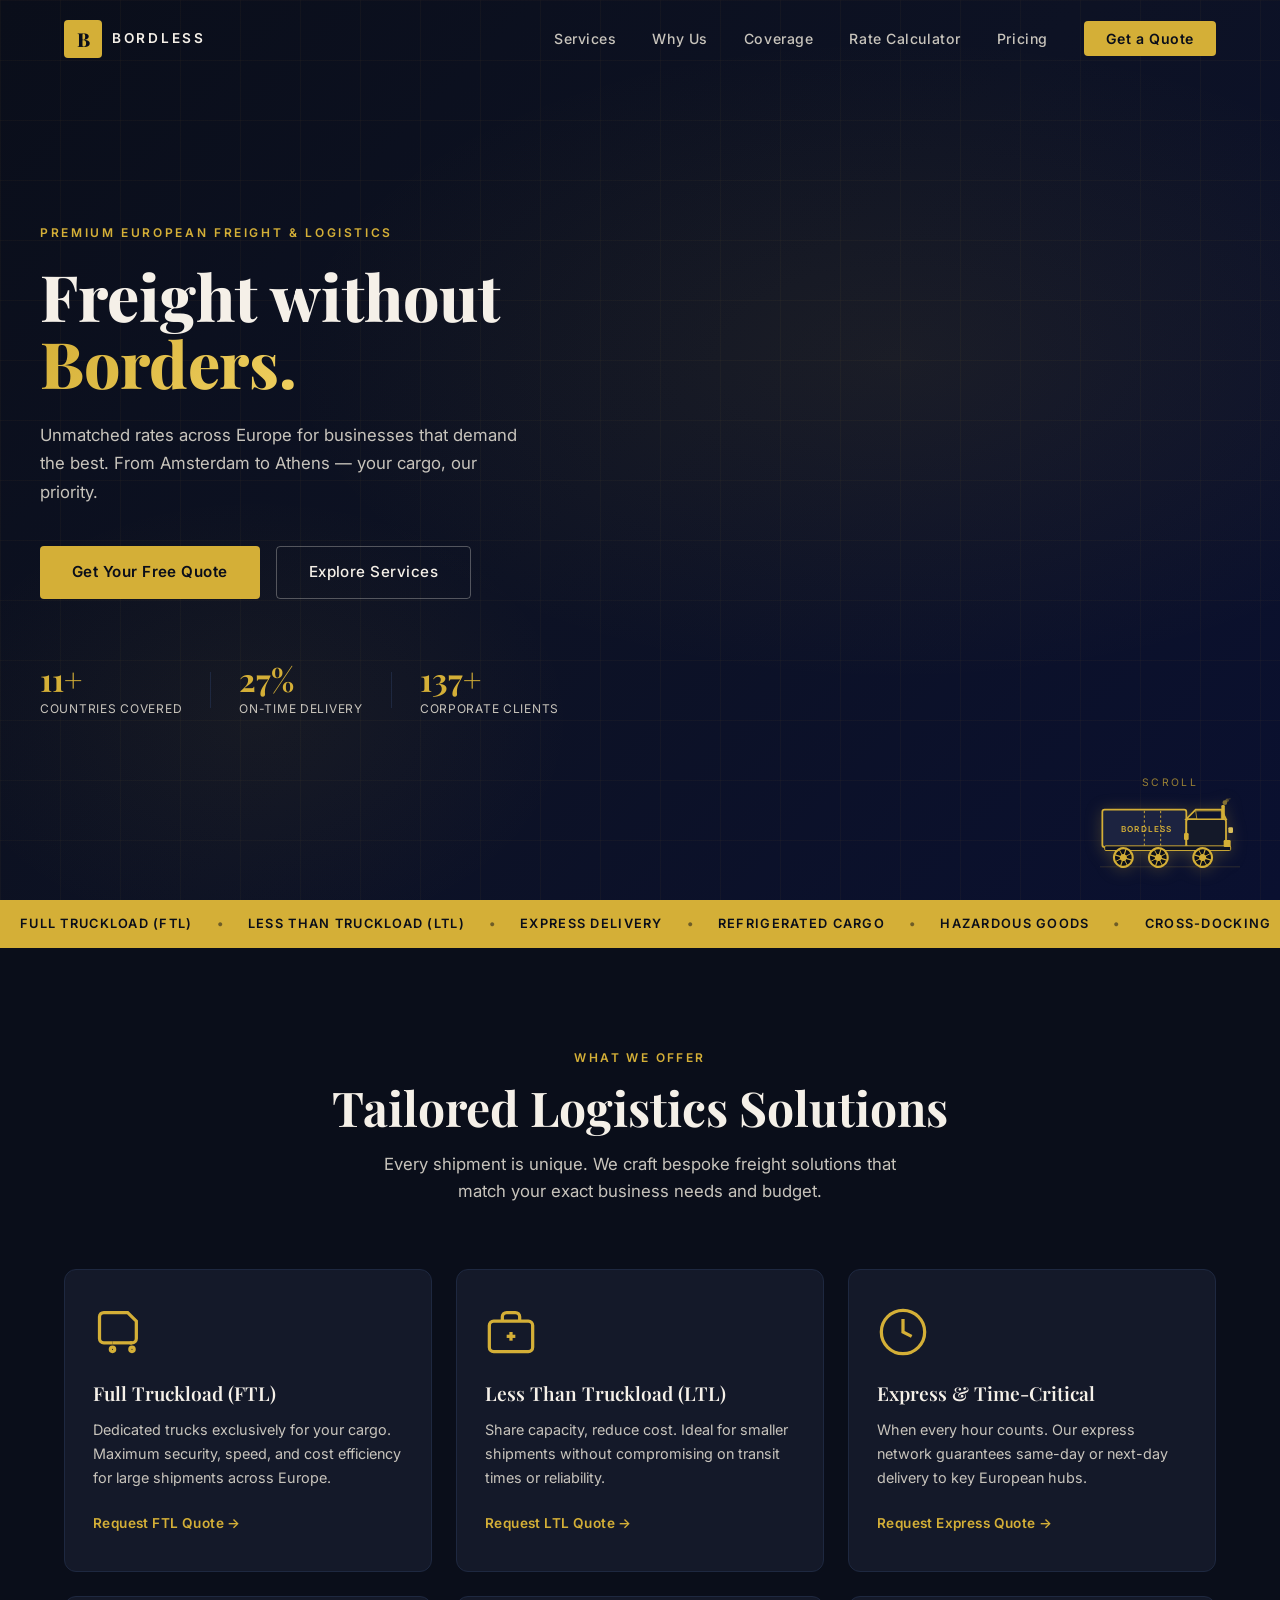
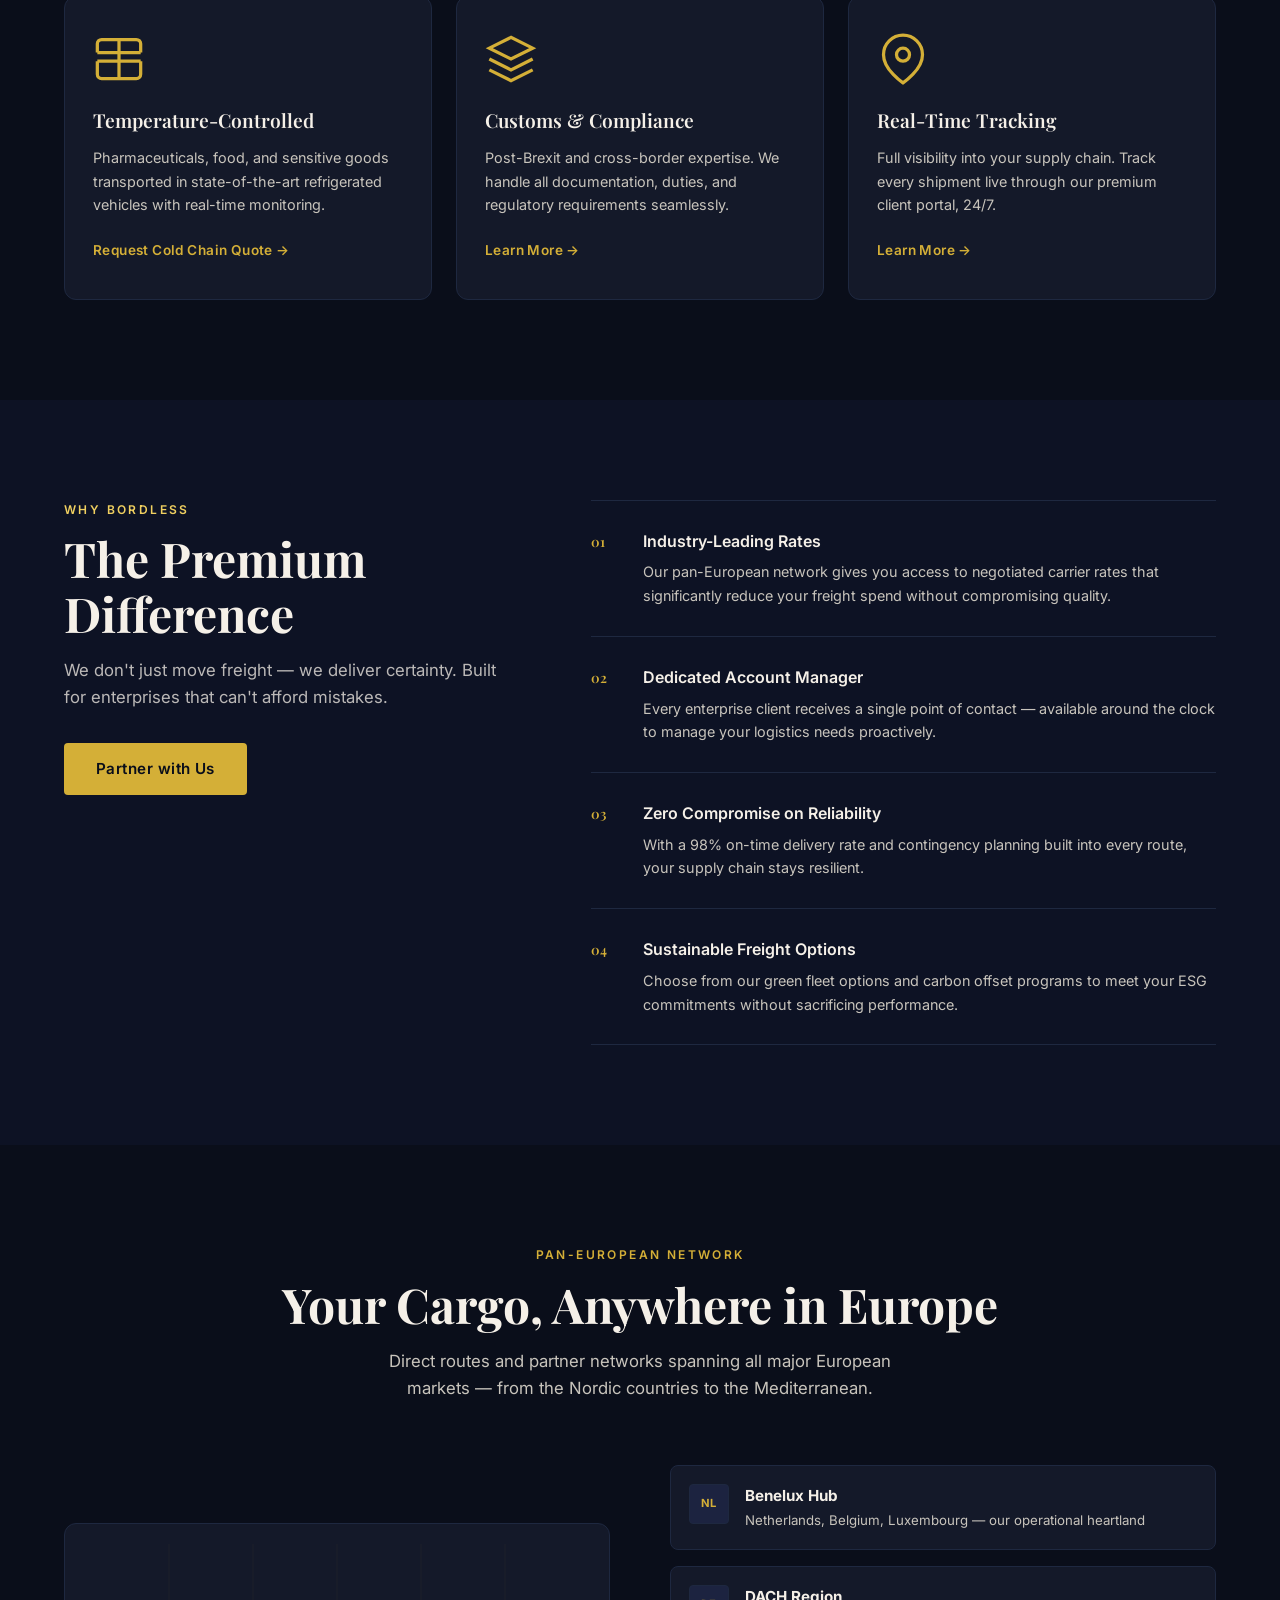
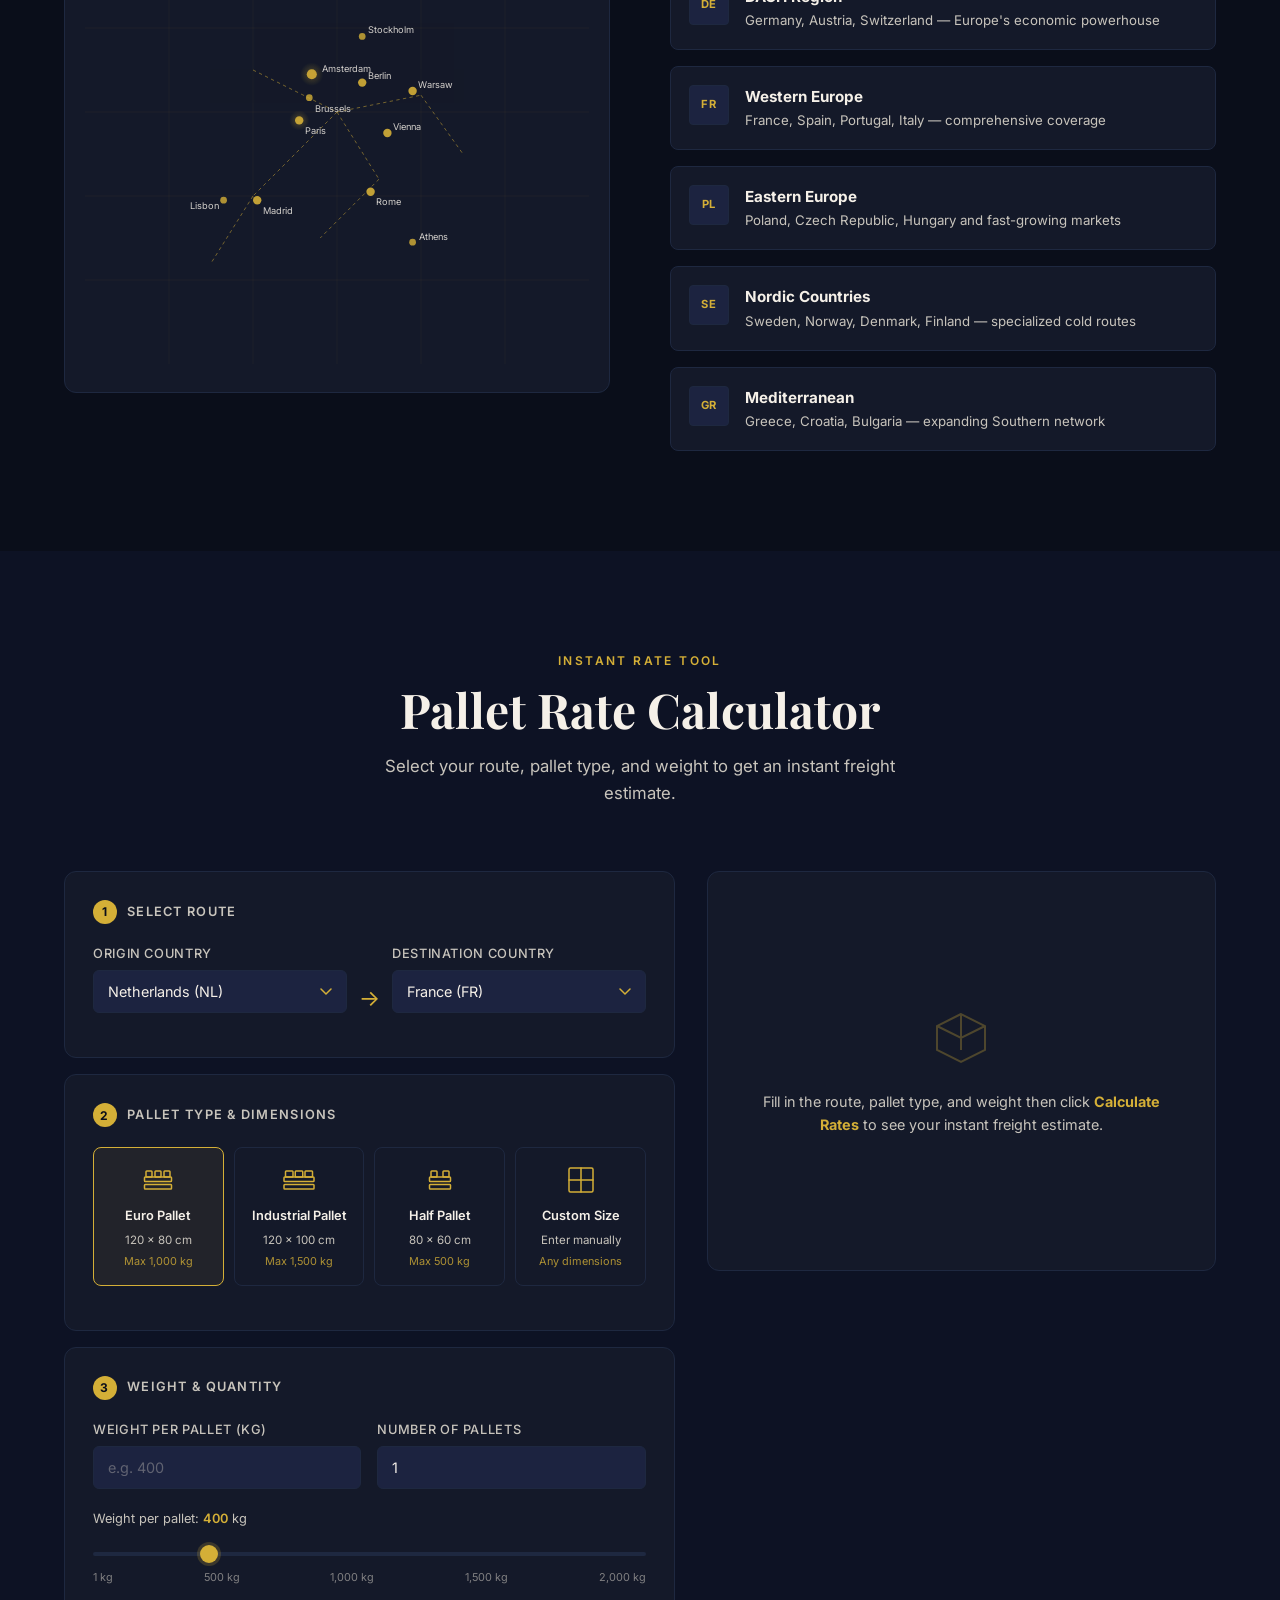
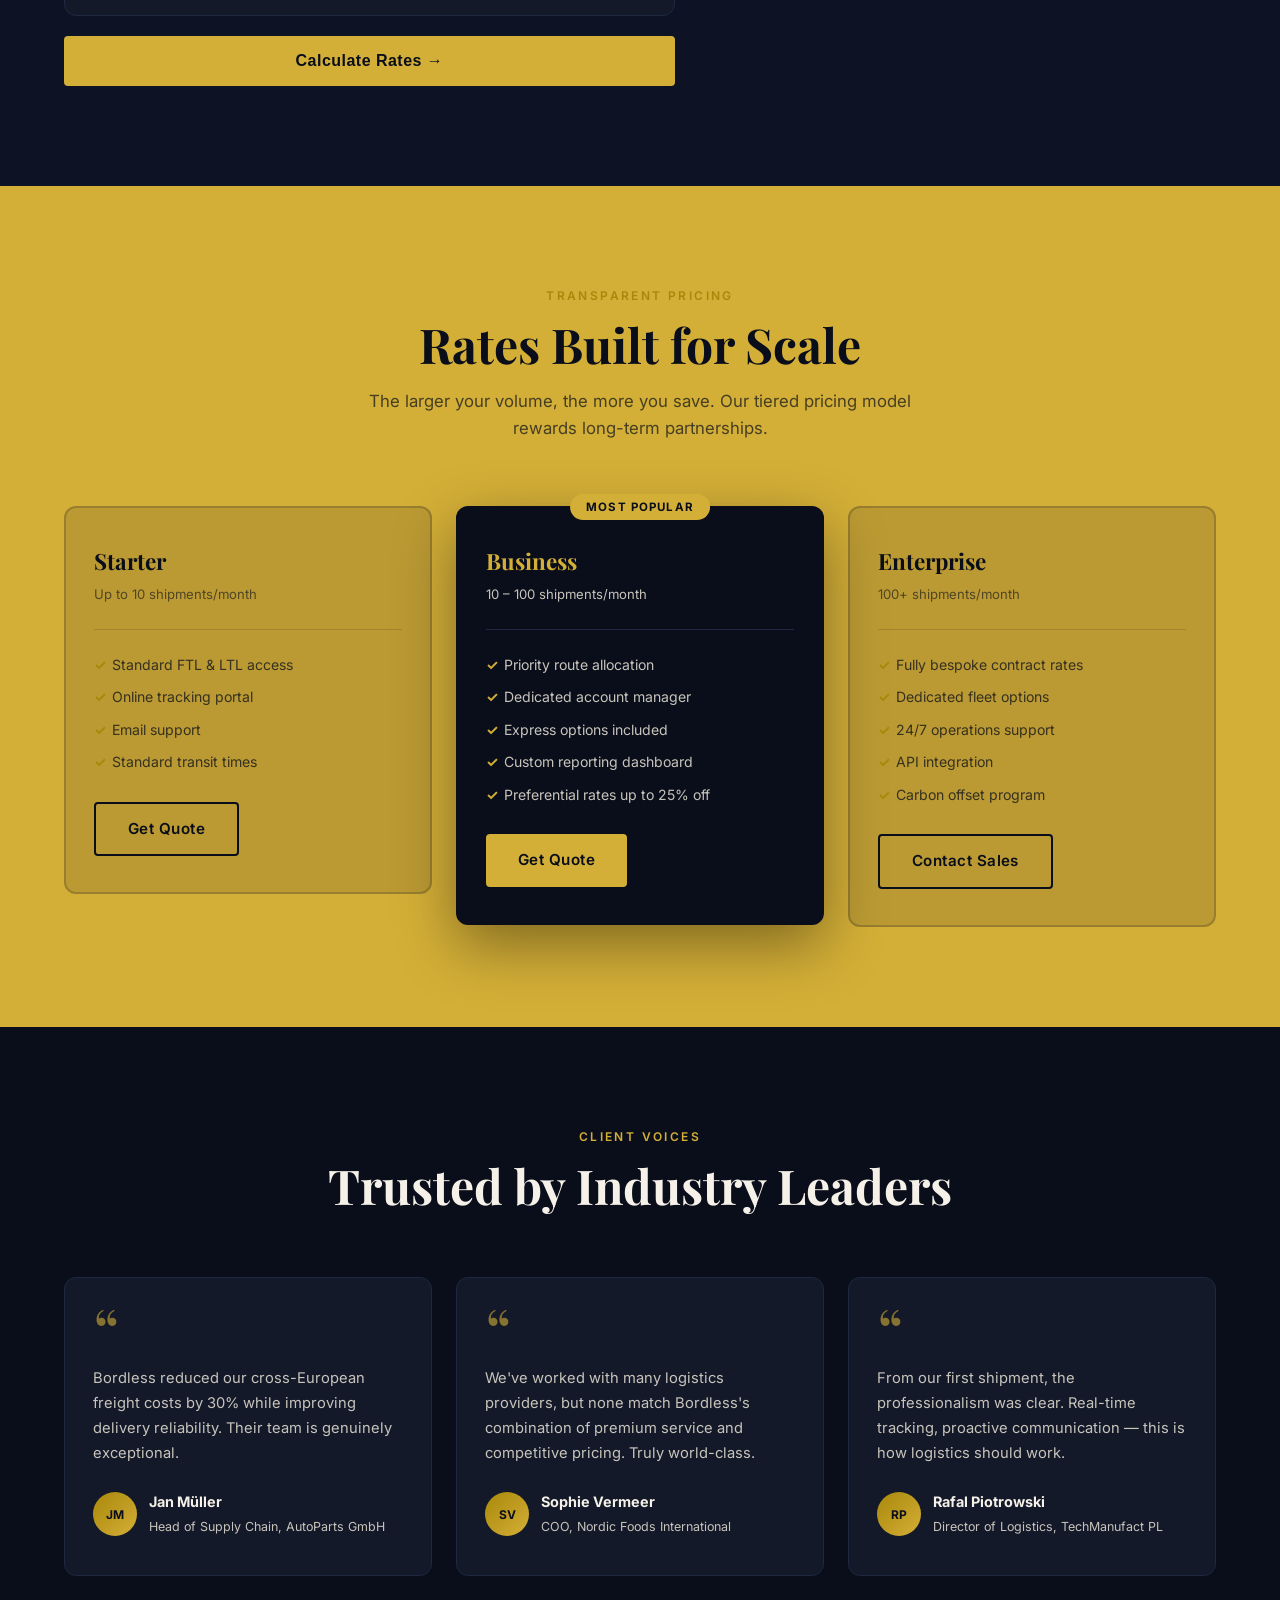
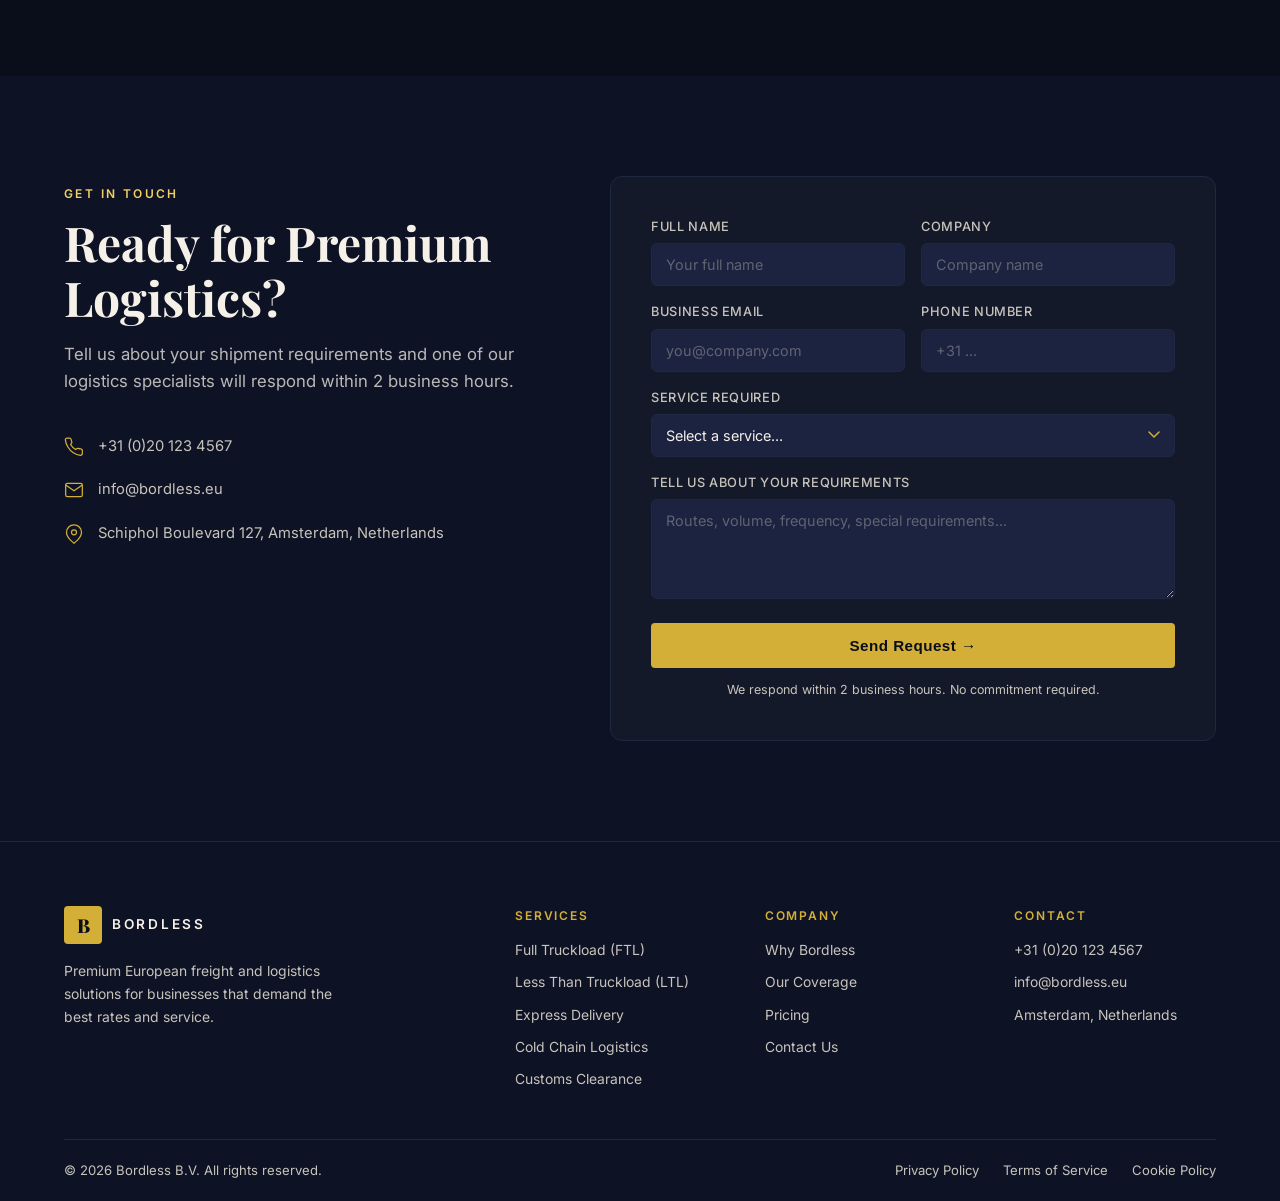
<file: afgeleverd/index.html>
<!DOCTYPE html>
<html lang="en">
<head>
  <meta charset="UTF-8" />
  <meta name="viewport" content="width=device-width, initial-scale=1.0" />
  <title>Bordless &mdash; Premium European Logistics</title>
  <link rel="preconnect" href="https://fonts.googleapis.com" />
  <link rel="preconnect" href="https://fonts.gstatic.com" crossorigin />
  <link href="https://fonts.googleapis.com/css2?family=Playfair+Display:wght@600;700;800&family=Inter:wght@300;400;500;600&display=swap" rel="stylesheet" />
  <link rel="stylesheet" href="assets/styles.css" />
</head>
<body>

  <!-- NAV -->
  <nav id="navbar">
    <div class="nav-inner">
      <a href="#" class="logo">
        <span class="logo-mark">B</span>
        <span class="logo-text">BORDLESS</span>
      </a>
      <ul class="nav-links">
        <li><a href="#services">Services</a></li>
        <li><a href="#why-us">Why Us</a></li>
        <li><a href="#coverage">Coverage</a></li>
        <li><a href="#calculator">Rate Calculator</a></li>
        <li><a href="#rates">Pricing</a></li>
        <li><a href="#contact" class="nav-cta">Get a Quote</a></li>
      </ul>
      <button class="hamburger" id="hamburger" aria-label="Menu">
        <span></span><span></span><span></span>
      </button>
    </div>
  </nav>

  <!-- MOBILE MENU -->
  <div class="mobile-menu" id="mobileMenu">
    <a href="#services">Services</a>
    <a href="#why-us">Why Us</a>
    <a href="#coverage">Coverage</a>
    <a href="#calculator">Rate Calculator</a>
    <a href="#rates">Pricing</a>
    <a href="#contact">Get a Quote</a>
  </div>

  <!-- HERO -->
  <section class="hero" id="hero">
    <div class="hero-bg"></div>
    <div class="hero-overlay"></div>
    <div class="hero-inner">
      <div class="hero-content" id="heroContent">
        <p class="hero-eyebrow">Premium European Freight &amp; Logistics</p>
        <h1 class="hero-title">
          Freight without<br /><span class="hero-accent">Borders.</span>
        </h1>
        <p class="hero-subtitle">
          Unmatched rates across Europe for businesses that demand the best.
          From Amsterdam to Athens — your cargo, our priority.
        </p>
        <div class="hero-actions">
          <a href="#contact" class="btn-primary">Get Your Free Quote</a>
          <a href="#services" class="btn-outline">Explore Services</a>
        </div>
        <div class="hero-stats">
          <div class="stat">
            <span class="stat-num">40+</span>
            <span class="stat-label">Countries Covered</span>
          </div>
          <div class="stat-divider"></div>
          <div class="stat">
            <span class="stat-num">98%</span>
            <span class="stat-label">On-Time Delivery</span>
          </div>
          <div class="stat-divider"></div>
          <div class="stat">
            <span class="stat-num">500+</span>
            <span class="stat-label">Corporate Clients</span>
          </div>
        </div>
      </div>
    </div>
    <div class="scroll-truck" id="scrollTruck">
      <div class="truck-label">Scroll</div>
      <svg class="truck-svg" viewBox="0 0 120 60" fill="none" xmlns="http://www.w3.org/2000/svg">
        <!-- Trailer body -->
        <rect x="2" y="10" width="72" height="32" rx="2" fill="#1C2340" stroke="#D4AF37" stroke-width="1.5"/>
        <!-- Trailer door lines -->
        <line x1="38" y1="11" x2="38" y2="41" stroke="#D4AF37" stroke-width="0.8" stroke-dasharray="2 2"/>
        <line x1="52" y1="11" x2="52" y2="41" stroke="#D4AF37" stroke-width="0.8" stroke-dasharray="2 2"/>
        <!-- Bordless text on trailer -->
        <text x="18" y="29" font-size="7" fill="#D4AF37" font-family="Inter,sans-serif" font-weight="600" letter-spacing="1">BORDLESS</text>
        <!-- Cab body -->
        <rect x="74" y="18" width="34" height="24" rx="2" fill="#141929" stroke="#D4AF37" stroke-width="1.5"/>
        <!-- Cab roof -->
        <path d="M74 18 L82 10 L104 10 L108 18 Z" fill="#141929" stroke="#D4AF37" stroke-width="1.5"/>
        <!-- Windshield -->
        <path d="M82 11 L83 18 L104 18 L104 11 Z" fill="#0A1030" stroke="#D4AF37" stroke-width="0.8" opacity="0.8"/>
        <!-- Exhaust pipe -->
        <rect x="104" y="6" width="3" height="12" rx="1" fill="#D4AF37"/>
        <!-- Exhaust smoke puffs -->
        <circle class="smoke-1" cx="107" cy="4" r="2" fill="#D4AF37" opacity="0.6"/>
        <circle class="smoke-2" cx="109" cy="2" r="1.5" fill="#D4AF37" opacity="0.4"/>
        <circle class="smoke-3" cx="111" cy="0.5" r="1" fill="#D4AF37" opacity="0.2"/>
        <!-- Connector between cab and trailer -->
        <rect x="72" y="30" width="4" height="6" rx="1" fill="#D4AF37"/>
        <!-- Undercarriage -->
        <rect x="4" y="41" width="108" height="4" rx="1" fill="#0D1224" stroke="#D4AF37" stroke-width="0.8"/>
        <!-- Front bumper -->
        <rect x="106" y="36" width="6" height="6" rx="1" fill="#D4AF37"/>
        <!-- Headlight -->
        <rect x="110" y="25" width="4" height="5" rx="1" fill="#F0D060" opacity="0.9"/>
        <!-- Wheel axle lines -->
        <line x1="20" y1="43" x2="20" y2="47" stroke="#D4AF37" stroke-width="1"/>
        <line x1="50" y1="43" x2="50" y2="47" stroke="#D4AF37" stroke-width="1"/>
        <line x1="88" y1="43" x2="88" y2="47" stroke="#D4AF37" stroke-width="1"/>
        <!-- Wheels (groups for rotation) -->
        <g class="wheel" style="transform-origin:20px 51px">
          <circle cx="20" cy="51" r="8" fill="#0A0E1A" stroke="#D4AF37" stroke-width="1.8"/>
          <circle cx="20" cy="51" r="3" fill="#D4AF37"/>
          <line x1="20" y1="43.5" x2="20" y2="58.5" stroke="#D4AF37" stroke-width="1"/>
          <line x1="12.5" y1="51" x2="27.5" y2="51" stroke="#D4AF37" stroke-width="1"/>
          <line x1="14.5" y1="45.5" x2="25.5" y2="56.5" stroke="#D4AF37" stroke-width="0.7"/>
          <line x1="25.5" y1="45.5" x2="14.5" y2="56.5" stroke="#D4AF37" stroke-width="0.7"/>
        </g>
        <g class="wheel" style="transform-origin:50px 51px">
          <circle cx="50" cy="51" r="8" fill="#0A0E1A" stroke="#D4AF37" stroke-width="1.8"/>
          <circle cx="50" cy="51" r="3" fill="#D4AF37"/>
          <line x1="50" y1="43.5" x2="50" y2="58.5" stroke="#D4AF37" stroke-width="1"/>
          <line x1="42.5" y1="51" x2="57.5" y2="51" stroke="#D4AF37" stroke-width="1"/>
          <line x1="44.5" y1="45.5" x2="55.5" y2="56.5" stroke="#D4AF37" stroke-width="0.7"/>
          <line x1="55.5" y1="45.5" x2="44.5" y2="56.5" stroke="#D4AF37" stroke-width="0.7"/>
        </g>
        <g class="wheel" style="transform-origin:88px 51px">
          <circle cx="88" cy="51" r="8" fill="#0A0E1A" stroke="#D4AF37" stroke-width="1.8"/>
          <circle cx="88" cy="51" r="3" fill="#D4AF37"/>
          <line x1="88" y1="43.5" x2="88" y2="58.5" stroke="#D4AF37" stroke-width="1"/>
          <line x1="80.5" y1="51" x2="95.5" y2="51" stroke="#D4AF37" stroke-width="1"/>
          <line x1="82.5" y1="45.5" x2="93.5" y2="56.5" stroke="#D4AF37" stroke-width="0.7"/>
          <line x1="93.5" y1="45.5" x2="82.5" y2="56.5" stroke="#D4AF37" stroke-width="0.7"/>
        </g>
        <!-- Road line -->
        <line x1="0" y1="59" x2="120" y2="59" stroke="#D4AF37" stroke-width="0.5" opacity="0.3"/>
      </svg>
    </div>
  </section>

  <!-- MARQUEE STRIP -->
  <div class="marquee-strip">
    <div class="marquee-track">
      <span>Full Truckload (FTL)</span><span class="dot">&bull;</span>
      <span>Less Than Truckload (LTL)</span><span class="dot">&bull;</span>
      <span>Express Delivery</span><span class="dot">&bull;</span>
      <span>Refrigerated Cargo</span><span class="dot">&bull;</span>
      <span>Hazardous Goods</span><span class="dot">&bull;</span>
      <span>Cross-Docking</span><span class="dot">&bull;</span>
      <span>Customs Clearance</span><span class="dot">&bull;</span>
      <span>Real-Time Tracking</span><span class="dot">&bull;</span>
      <span>Full Truckload (FTL)</span><span class="dot">&bull;</span>
      <span>Less Than Truckload (LTL)</span><span class="dot">&bull;</span>
      <span>Express Delivery</span><span class="dot">&bull;</span>
      <span>Refrigerated Cargo</span><span class="dot">&bull;</span>
      <span>Hazardous Goods</span><span class="dot">&bull;</span>
      <span>Cross-Docking</span><span class="dot">&bull;</span>
      <span>Customs Clearance</span><span class="dot">&bull;</span>
      <span>Real-Time Tracking</span><span class="dot">&bull;</span>
    </div>
  </div>

  <!-- SERVICES -->
  <section class="section" id="services">
    <div class="container">
      <div class="section-header">
        <p class="section-eyebrow">What We Offer</p>
        <h2 class="section-title">Tailored Logistics Solutions</h2>
        <p class="section-sub">Every shipment is unique. We craft bespoke freight solutions that match your exact business needs and budget.</p>
      </div>
      <div class="services-grid">
        <div class="service-card" data-aos>
          <div class="service-icon">
            <svg viewBox="0 0 24 24" fill="none" stroke="currentColor" stroke-width="1.5"><path d="M9 17H5a2 2 0 0 1-2-2V5a2 2 0 0 1 2-2h11l4 4v8a2 2 0 0 1-2 2h-1"/><circle cx="9" cy="20" r="1"/><circle cx="18" cy="20" r="1"/><path d="M9 17h9"/></svg>
          </div>
          <h3>Full Truckload (FTL)</h3>
          <p>Dedicated trucks exclusively for your cargo. Maximum security, speed, and cost efficiency for large shipments across Europe.</p>
          <a href="#contact" class="service-link">Request FTL Quote &rarr;</a>
        </div>
        <div class="service-card" data-aos>
          <div class="service-icon">
            <svg viewBox="0 0 24 24" fill="none" stroke="currentColor" stroke-width="1.5"><rect x="2" y="7" width="20" height="14" rx="2"/><path d="M16 7V5a2 2 0 0 0-2-2h-4a2 2 0 0 0-2 2v2"/><line x1="12" y1="12" x2="12" y2="16"/><line x1="10" y1="14" x2="14" y2="14"/></svg>
          </div>
          <h3>Less Than Truckload (LTL)</h3>
          <p>Share capacity, reduce cost. Ideal for smaller shipments without compromising on transit times or reliability.</p>
          <a href="#contact" class="service-link">Request LTL Quote &rarr;</a>
        </div>
        <div class="service-card" data-aos>
          <div class="service-icon">
            <svg viewBox="0 0 24 24" fill="none" stroke="currentColor" stroke-width="1.5"><circle cx="12" cy="12" r="10"/><polyline points="12 6 12 12 16 14"/></svg>
          </div>
          <h3>Express &amp; Time-Critical</h3>
          <p>When every hour counts. Our express network guarantees same-day or next-day delivery to key European hubs.</p>
          <a href="#contact" class="service-link">Request Express Quote &rarr;</a>
        </div>
        <div class="service-card" data-aos>
          <div class="service-icon">
            <svg viewBox="0 0 24 24" fill="none" stroke="currentColor" stroke-width="1.5"><path d="M2 9V5a2 2 0 0 1 2-2h16a2 2 0 0 1 2 2v4"/><path d="M2 13v6a2 2 0 0 0 2 2h16a2 2 0 0 0 2-2v-6"/><line x1="12" y1="3" x2="12" y2="21"/><line x1="2" y1="9" x2="22" y2="9"/><line x1="2" y1="13" x2="22" y2="13"/></svg>
          </div>
          <h3>Temperature-Controlled</h3>
          <p>Pharmaceuticals, food, and sensitive goods transported in state-of-the-art refrigerated vehicles with real-time monitoring.</p>
          <a href="#contact" class="service-link">Request Cold Chain Quote &rarr;</a>
        </div>
        <div class="service-card" data-aos>
          <div class="service-icon">
            <svg viewBox="0 0 24 24" fill="none" stroke="currentColor" stroke-width="1.5"><path d="M12 2L2 7l10 5 10-5-10-5z"/><path d="M2 17l10 5 10-5"/><path d="M2 12l10 5 10-5"/></svg>
          </div>
          <h3>Customs &amp; Compliance</h3>
          <p>Post-Brexit and cross-border expertise. We handle all documentation, duties, and regulatory requirements seamlessly.</p>
          <a href="#contact" class="service-link">Learn More &rarr;</a>
        </div>
        <div class="service-card" data-aos>
          <div class="service-icon">
            <svg viewBox="0 0 24 24" fill="none" stroke="currentColor" stroke-width="1.5"><path d="M21 10c0 7-9 13-9 13s-9-6-9-13a9 9 0 0 1 18 0z"/><circle cx="12" cy="10" r="3"/></svg>
          </div>
          <h3>Real-Time Tracking</h3>
          <p>Full visibility into your supply chain. Track every shipment live through our premium client portal, 24/7.</p>
          <a href="#contact" class="service-link">Learn More &rarr;</a>
        </div>
      </div>
    </div>
  </section>

  <!-- WHY US -->
  <section class="section section-dark" id="why-us">
    <div class="container">
      <div class="why-grid">
        <div class="why-left">
          <p class="section-eyebrow light">Why Bordless</p>
          <h2 class="section-title light">The Premium Difference</h2>
          <p class="section-sub light">We don't just move freight — we deliver certainty. Built for enterprises that can't afford mistakes.</p>
          <a href="#contact" class="btn-primary mt-32">Partner with Us</a>
        </div>
        <div class="why-right">
          <div class="why-item" data-aos>
            <div class="why-num">01</div>
            <div class="why-content">
              <h4>Industry-Leading Rates</h4>
              <p>Our pan-European network gives you access to negotiated carrier rates that significantly reduce your freight spend without compromising quality.</p>
            </div>
          </div>
          <div class="why-item" data-aos>
            <div class="why-num">02</div>
            <div class="why-content">
              <h4>Dedicated Account Manager</h4>
              <p>Every enterprise client receives a single point of contact — available around the clock to manage your logistics needs proactively.</p>
            </div>
          </div>
          <div class="why-item" data-aos>
            <div class="why-num">03</div>
            <div class="why-content">
              <h4>Zero Compromise on Reliability</h4>
              <p>With a 98% on-time delivery rate and contingency planning built into every route, your supply chain stays resilient.</p>
            </div>
          </div>
          <div class="why-item" data-aos>
            <div class="why-num">04</div>
            <div class="why-content">
              <h4>Sustainable Freight Options</h4>
              <p>Choose from our green fleet options and carbon offset programs to meet your ESG commitments without sacrificing performance.</p>
            </div>
          </div>
        </div>
      </div>
    </div>
  </section>

  <!-- COVERAGE -->
  <section class="section" id="coverage">
    <div class="container">
      <div class="section-header">
        <p class="section-eyebrow">Pan-European Network</p>
        <h2 class="section-title">Your Cargo, Anywhere in Europe</h2>
        <p class="section-sub">Direct routes and partner networks spanning all major European markets — from the Nordic countries to the Mediterranean.</p>
      </div>
      <div class="coverage-grid">
        <div class="coverage-map">
          <div class="map-placeholder">
            <svg viewBox="0 0 600 500" xmlns="http://www.w3.org/2000/svg" class="europe-svg">
              <!-- Simplified Europe silhouette paths -->
              <defs>
                <radialGradient id="glow" cx="50%" cy="50%" r="50%">
                  <stop offset="0%" stop-color="#D4AF37" stop-opacity="0.3"/>
                  <stop offset="100%" stop-color="#D4AF37" stop-opacity="0"/>
                </radialGradient>
              </defs>
              <!-- Grid lines -->
              <g stroke="#D4AF3720" stroke-width="0.5">
                <line x1="0" y1="100" x2="600" y2="100"/>
                <line x1="0" y1="200" x2="600" y2="200"/>
                <line x1="0" y1="300" x2="600" y2="300"/>
                <line x1="0" y1="400" x2="600" y2="400"/>
                <line x1="100" y1="0" x2="100" y2="500"/>
                <line x1="200" y1="0" x2="200" y2="500"/>
                <line x1="300" y1="0" x2="300" y2="500"/>
                <line x1="400" y1="0" x2="400" y2="500"/>
                <line x1="500" y1="0" x2="500" y2="500"/>
              </g>
              <!-- Route lines -->
              <g stroke="#D4AF37" stroke-width="1" stroke-dasharray="4 4" opacity="0.6">
                <line x1="200" y1="150" x2="300" y2="200"/>
                <line x1="300" y1="200" x2="400" y2="180"/>
                <line x1="300" y1="200" x2="350" y2="280"/>
                <line x1="300" y1="200" x2="200" y2="300"/>
                <line x1="350" y1="280" x2="280" y2="350"/>
                <line x1="400" y1="180" x2="450" y2="250"/>
                <line x1="200" y1="300" x2="150" y2="380"/>
              </g>
              <!-- City dots -->
              <g fill="#D4AF37">
                <!-- Amsterdam -->
                <circle cx="270" cy="155" r="6" opacity="0.9"/>
                <circle cx="270" cy="155" r="14" fill="url(#glow)"/>
                <!-- Paris -->
                <circle cx="255" cy="210" r="5" opacity="0.9"/>
                <circle cx="255" cy="210" r="12" fill="url(#glow)"/>
                <!-- Berlin -->
                <circle cx="330" cy="165" r="5" opacity="0.9"/>
                <!-- Madrid -->
                <circle cx="205" cy="305" r="5" opacity="0.9"/>
                <!-- Rome -->
                <circle cx="340" cy="295" r="5" opacity="0.9"/>
                <!-- Warsaw -->
                <circle cx="390" cy="175" r="5" opacity="0.9"/>
                <!-- Vienna -->
                <circle cx="360" cy="225" r="5" opacity="0.9"/>
                <!-- Brussels -->
                <circle cx="267" cy="183" r="4" opacity="0.8"/>
                <!-- Stockholm -->
                <circle cx="330" cy="110" r="4" opacity="0.8"/>
                <!-- Lisbon -->
                <circle cx="165" cy="305" r="4" opacity="0.8"/>
                <!-- Athens -->
                <circle cx="390" cy="355" r="4" opacity="0.8"/>
              </g>
              <!-- City labels -->
              <g fill="#F5F0E8" font-size="11" font-family="Inter, sans-serif" opacity="0.85">
                <text x="282" y="152">Amsterdam</text>
                <text x="262" y="226">Paris</text>
                <text x="337" y="161">Berlin</text>
                <text x="212" y="322">Madrid</text>
                <text x="347" y="311">Rome</text>
                <text x="397" y="171">Warsaw</text>
                <text x="367" y="221">Vienna</text>
                <text x="274" y="200">Brussels</text>
                <text x="337" y="106">Stockholm</text>
                <text x="125" y="316">Lisbon</text>
                <text x="398" y="352">Athens</text>
              </g>
            </svg>
          </div>
        </div>
        <div class="coverage-list">
          <div class="coverage-region" data-aos>
            <div class="region-flag">NL</div>
            <div>
              <strong>Benelux Hub</strong>
              <p>Netherlands, Belgium, Luxembourg — our operational heartland</p>
            </div>
          </div>
          <div class="coverage-region" data-aos>
            <div class="region-flag">DE</div>
            <div>
              <strong>DACH Region</strong>
              <p>Germany, Austria, Switzerland — Europe's economic powerhouse</p>
            </div>
          </div>
          <div class="coverage-region" data-aos>
            <div class="region-flag">FR</div>
            <div>
              <strong>Western Europe</strong>
              <p>France, Spain, Portugal, Italy — comprehensive coverage</p>
            </div>
          </div>
          <div class="coverage-region" data-aos>
            <div class="region-flag">PL</div>
            <div>
              <strong>Eastern Europe</strong>
              <p>Poland, Czech Republic, Hungary and fast-growing markets</p>
            </div>
          </div>
          <div class="coverage-region" data-aos>
            <div class="region-flag">SE</div>
            <div>
              <strong>Nordic Countries</strong>
              <p>Sweden, Norway, Denmark, Finland — specialized cold routes</p>
            </div>
          </div>
          <div class="coverage-region" data-aos>
            <div class="region-flag">GR</div>
            <div>
              <strong>Mediterranean</strong>
              <p>Greece, Croatia, Bulgaria — expanding Southern network</p>
            </div>
          </div>
        </div>
      </div>
    </div>
  </section>

  <!-- RATE CALCULATOR -->
  <section class="section section-dark" id="calculator">
    <div class="container">
      <div class="section-header">
        <p class="section-eyebrow">Instant Rate Tool</p>
        <h2 class="section-title">Pallet Rate Calculator</h2>
        <p class="section-sub">Select your route, pallet type, and weight to get an instant freight estimate.</p>
      </div>
      <div class="calc-wrapper">
        <div class="calc-form">

          <!-- STEP 1: ROUTE -->
          <div class="calc-step">
            <div class="calc-step-label"><span class="calc-step-num">1</span> Select Route</div>
            <div class="calc-route-row">
              <div class="form-group">
                <label for="calc-origin">Origin Country</label>
                <select id="calc-origin">
                  <option value="NL">Netherlands (NL)</option>
                  <option value="BE">Belgium (BE)</option>
                  <option value="DE">Germany (DE)</option>
                  <option value="FR">France (FR)</option>
                  <option value="PL">Poland (PL)</option>
                  <option value="ES">Spain (ES)</option>
                  <option value="IT">Italy (IT)</option>
                  <option value="SE">Sweden (SE)</option>
                </select>
              </div>
              <div class="calc-arrow">&#8594;</div>
              <div class="form-group">
                <label for="calc-dest">Destination Country</label>
                <select id="calc-dest">
                  <option value="FR">France (FR)</option>
                  <option value="DE">Germany (DE)</option>
                  <option value="BE">Belgium (BE)</option>
                  <option value="NL">Netherlands (NL)</option>
                  <option value="ES">Spain (ES)</option>
                  <option value="IT">Italy (IT)</option>
                  <option value="PL">Poland (PL)</option>
                  <option value="SE">Sweden (SE)</option>
                  <option value="PT">Portugal (PT)</option>
                  <option value="AT">Austria (AT)</option>
                  <option value="CH">Switzerland (CH)</option>
                  <option value="CZ">Czech Republic (CZ)</option>
                  <option value="HU">Hungary (HU)</option>
                  <option value="RO">Romania (RO)</option>
                  <option value="GR">Greece (GR)</option>
                  <option value="DK">Denmark (DK)</option>
                  <option value="NO">Norway (NO)</option>
                  <option value="FI">Finland (FI)</option>
                </select>
              </div>
            </div>
          </div>

          <!-- STEP 2: PALLET TYPE -->
          <div class="calc-step">
            <div class="calc-step-label"><span class="calc-step-num">2</span> Pallet Type &amp; Dimensions</div>
            <div class="pallet-type-grid">
              <label class="pallet-option">
                <input type="radio" name="palletType" value="euro" checked />
                <div class="pallet-card">
                  <div class="pallet-icon">
                    <svg viewBox="0 0 48 48" fill="none"><rect x="6" y="30" width="36" height="6" rx="1" stroke="currentColor" stroke-width="2"/><rect x="6" y="20" width="36" height="6" rx="1" stroke="currentColor" stroke-width="2"/><rect x="8" y="12" width="8" height="8" rx="1" stroke="currentColor" stroke-width="2"/><rect x="20" y="12" width="8" height="8" rx="1" stroke="currentColor" stroke-width="2"/><rect x="32" y="12" width="8" height="8" rx="1" stroke="currentColor" stroke-width="2"/></svg>
                  </div>
                  <strong>Euro Pallet</strong>
                  <span>120 &times; 80 cm</span>
                  <span class="pallet-max">Max 1,000 kg</span>
                </div>
              </label>
              <label class="pallet-option">
                <input type="radio" name="palletType" value="industrial" />
                <div class="pallet-card">
                  <div class="pallet-icon">
                    <svg viewBox="0 0 48 48" fill="none"><rect x="4" y="30" width="40" height="6" rx="1" stroke="currentColor" stroke-width="2"/><rect x="4" y="20" width="40" height="6" rx="1" stroke="currentColor" stroke-width="2"/><rect x="6" y="12" width="10" height="8" rx="1" stroke="currentColor" stroke-width="2"/><rect x="19" y="12" width="10" height="8" rx="1" stroke="currentColor" stroke-width="2"/><rect x="32" y="12" width="10" height="8" rx="1" stroke="currentColor" stroke-width="2"/></svg>
                  </div>
                  <strong>Industrial Pallet</strong>
                  <span>120 &times; 100 cm</span>
                  <span class="pallet-max">Max 1,500 kg</span>
                </div>
              </label>
              <label class="pallet-option">
                <input type="radio" name="palletType" value="half" />
                <div class="pallet-card">
                  <div class="pallet-icon">
                    <svg viewBox="0 0 48 48" fill="none"><rect x="10" y="30" width="28" height="6" rx="1" stroke="currentColor" stroke-width="2"/><rect x="10" y="20" width="28" height="6" rx="1" stroke="currentColor" stroke-width="2"/><rect x="12" y="12" width="8" height="8" rx="1" stroke="currentColor" stroke-width="2"/><rect x="28" y="12" width="8" height="8" rx="1" stroke="currentColor" stroke-width="2"/></svg>
                  </div>
                  <strong>Half Pallet</strong>
                  <span>80 &times; 60 cm</span>
                  <span class="pallet-max">Max 500 kg</span>
                </div>
              </label>
              <label class="pallet-option">
                <input type="radio" name="palletType" value="custom" />
                <div class="pallet-card">
                  <div class="pallet-icon">
                    <svg viewBox="0 0 48 48" fill="none"><path d="M24 8v32M8 24h32" stroke="currentColor" stroke-width="2" stroke-linecap="round"/><rect x="8" y="8" width="32" height="32" rx="2" stroke="currentColor" stroke-width="2"/></svg>
                  </div>
                  <strong>Custom Size</strong>
                  <span>Enter manually</span>
                  <span class="pallet-max">Any dimensions</span>
                </div>
              </label>
            </div>
            <div class="custom-dims" id="customDims">
              <div class="form-row">
                <div class="form-group">
                  <label for="calc-length">Length (cm)</label>
                  <input type="number" id="calc-length" placeholder="e.g. 120" min="1" />
                </div>
                <div class="form-group">
                  <label for="calc-width">Width (cm)</label>
                  <input type="number" id="calc-width" placeholder="e.g. 80" min="1" />
                </div>
                <div class="form-group">
                  <label for="calc-height">Height (cm)</label>
                  <input type="number" id="calc-height" placeholder="e.g. 160" min="1" />
                </div>
              </div>
            </div>
          </div>

          <!-- STEP 3: WEIGHT & QUANTITY -->
          <div class="calc-step">
            <div class="calc-step-label"><span class="calc-step-num">3</span> Weight &amp; Quantity</div>
            <div class="form-row">
              <div class="form-group">
                <label for="calc-weight">Weight per Pallet (kg)</label>
                <input type="number" id="calc-weight" placeholder="e.g. 400" min="1" max="2000" />
              </div>
              <div class="form-group">
                <label for="calc-qty">Number of Pallets</label>
                <input type="number" id="calc-qty" placeholder="e.g. 5" min="1" max="33" value="1" />
              </div>
            </div>
            <div class="weight-slider-wrap">
              <label class="slider-label">Weight per pallet: <span id="sliderVal">400</span> kg</label>
              <input type="range" id="weightSlider" min="1" max="2000" value="400" class="weight-slider" />
              <div class="slider-scale">
                <span>1 kg</span><span>500 kg</span><span>1,000 kg</span><span>1,500 kg</span><span>2,000 kg</span>
              </div>
            </div>
          </div>

          <button class="btn-primary btn-full calc-btn" id="calcBtn">Calculate Rates &rarr;</button>
        </div>

        <!-- RESULTS PANEL -->
        <div class="calc-result" id="calcResult">
          <div class="result-placeholder" id="resultPlaceholder">
            <div class="result-placeholder-icon">
              <svg viewBox="0 0 64 64" fill="none"><path d="M32 8L8 20v24l24 12 24-12V20L32 8z" stroke="currentColor" stroke-width="2"/><path d="M32 8v36M8 20l24 12 24-12" stroke="currentColor" stroke-width="2"/></svg>
            </div>
            <p>Fill in the route, pallet type, and weight then click <strong>Calculate Rates</strong> to see your instant freight estimate.</p>
          </div>
          <div class="result-content" id="resultContent" style="display:none">
            <div class="result-header">
              <div class="result-route" id="resultRoute"></div>
              <div class="result-badge">Instant Estimate</div>
            </div>
            <div class="result-breakdown" id="resultBreakdown"></div>
            <div class="result-total" id="resultTotal"></div>
            <div class="result-note">
              <svg viewBox="0 0 20 20" fill="none" stroke="currentColor" stroke-width="1.5"><circle cx="10" cy="10" r="9"/><path d="M10 9v5M10 7h.01"/></svg>
              Rates shown are estimates. Final pricing may vary based on exact route, access conditions, and fuel surcharge. Contact us for a confirmed quote.
            </div>
            <a href="#contact" class="btn-primary btn-full" style="margin-top:20px">Confirm This Quote &rarr;</a>
          </div>
        </div>
      </div>
    </div>
  </section>

  <!-- RATES / PRICING TEASER -->
  <section class="section section-gold" id="rates">
    <div class="container">
      <div class="section-header">
        <p class="section-eyebrow dark">Transparent Pricing</p>
        <h2 class="section-title dark">Rates Built for Scale</h2>
        <p class="section-sub dark">The larger your volume, the more you save. Our tiered pricing model rewards long-term partnerships.</p>
      </div>
      <div class="rates-grid">
        <div class="rate-card" data-aos>
          <div class="rate-tier">Starter</div>
          <div class="rate-volume">Up to 10 shipments/month</div>
          <ul class="rate-features">
            <li>Standard FTL &amp; LTL access</li>
            <li>Online tracking portal</li>
            <li>Email support</li>
            <li>Standard transit times</li>
          </ul>
          <a href="#contact" class="btn-outline-dark">Get Quote</a>
        </div>
        <div class="rate-card rate-featured" data-aos>
          <div class="rate-badge">Most Popular</div>
          <div class="rate-tier">Business</div>
          <div class="rate-volume">10 – 100 shipments/month</div>
          <ul class="rate-features">
            <li>Priority route allocation</li>
            <li>Dedicated account manager</li>
            <li>Express options included</li>
            <li>Custom reporting dashboard</li>
            <li>Preferential rates up to 25% off</li>
          </ul>
          <a href="#contact" class="btn-primary">Get Quote</a>
        </div>
        <div class="rate-card" data-aos>
          <div class="rate-tier">Enterprise</div>
          <div class="rate-volume">100+ shipments/month</div>
          <ul class="rate-features">
            <li>Fully bespoke contract rates</li>
            <li>Dedicated fleet options</li>
            <li>24/7 operations support</li>
            <li>API integration</li>
            <li>Carbon offset program</li>
          </ul>
          <a href="#contact" class="btn-outline-dark">Contact Sales</a>
        </div>
      </div>
    </div>
  </section>

  <!-- TESTIMONIALS -->
  <section class="section" id="testimonials">
    <div class="container">
      <div class="section-header">
        <p class="section-eyebrow">Client Voices</p>
        <h2 class="section-title">Trusted by Industry Leaders</h2>
      </div>
      <div class="testimonials-grid">
        <div class="testimonial-card" data-aos>
          <div class="quote-mark">&ldquo;</div>
          <p>Bordless reduced our cross-European freight costs by 30% while improving delivery reliability. Their team is genuinely exceptional.</p>
          <div class="testimonial-author">
            <div class="author-avatar">JM</div>
            <div>
              <strong>Jan Müller</strong>
              <span>Head of Supply Chain, AutoParts GmbH</span>
            </div>
          </div>
        </div>
        <div class="testimonial-card" data-aos>
          <div class="quote-mark">&ldquo;</div>
          <p>We've worked with many logistics providers, but none match Bordless's combination of premium service and competitive pricing. Truly world-class.</p>
          <div class="testimonial-author">
            <div class="author-avatar">SV</div>
            <div>
              <strong>Sophie Vermeer</strong>
              <span>COO, Nordic Foods International</span>
            </div>
          </div>
        </div>
        <div class="testimonial-card" data-aos>
          <div class="quote-mark">&ldquo;</div>
          <p>From our first shipment, the professionalism was clear. Real-time tracking, proactive communication — this is how logistics should work.</p>
          <div class="testimonial-author">
            <div class="author-avatar">RP</div>
            <div>
              <strong>Rafal Piotrowski</strong>
              <span>Director of Logistics, TechManufact PL</span>
            </div>
          </div>
        </div>
      </div>
    </div>
  </section>

  <!-- CONTACT -->
  <section class="section section-dark" id="contact">
    <div class="container">
      <div class="contact-grid">
        <div class="contact-left">
          <p class="section-eyebrow light">Get In Touch</p>
          <h2 class="section-title light">Ready for Premium Logistics?</h2>
          <p class="section-sub light">Tell us about your shipment requirements and one of our logistics specialists will respond within 2 business hours.</p>
          <div class="contact-info">
            <div class="contact-info-item">
              <svg viewBox="0 0 24 24" fill="none" stroke="currentColor" stroke-width="1.5"><path d="M22 16.92v3a2 2 0 0 1-2.18 2 19.79 19.79 0 0 1-8.63-3.07A19.5 19.5 0 0 1 4.69 12 19.79 19.79 0 0 1 1.61 3.41 2 2 0 0 1 3.6 1.24h3a2 2 0 0 1 2 1.72 12.84 12.84 0 0 0 .7 2.81 2 2 0 0 1-.45 2.11L7.91 9a16 16 0 0 0 6.08 6.08l1.14-.95a2 2 0 0 1 2.11-.45 12.84 12.84 0 0 0 2.81.7A2 2 0 0 1 22 16.92z"/></svg>
              <span>+31 (0)20 123 4567</span>
            </div>
            <div class="contact-info-item">
              <svg viewBox="0 0 24 24" fill="none" stroke="currentColor" stroke-width="1.5"><path d="M4 4h16c1.1 0 2 .9 2 2v12c0 1.1-.9 2-2 2H4c-1.1 0-2-.9-2-2V6c0-1.1.9-2 2-2z"/><polyline points="22,6 12,13 2,6"/></svg>
              <span>info@bordless.eu</span>
            </div>
            <div class="contact-info-item">
              <svg viewBox="0 0 24 24" fill="none" stroke="currentColor" stroke-width="1.5"><path d="M21 10c0 7-9 13-9 13s-9-6-9-13a9 9 0 0 1 18 0z"/><circle cx="12" cy="10" r="3"/></svg>
              <span>Schiphol Boulevard 127, Amsterdam, Netherlands</span>
            </div>
          </div>
        </div>
        <div class="contact-right">
          <form class="contact-form" id="contactForm">
            <div class="form-row">
              <div class="form-group">
                <label for="name">Full Name</label>
                <input type="text" id="name" placeholder="Your full name" required />
              </div>
              <div class="form-group">
                <label for="company">Company</label>
                <input type="text" id="company" placeholder="Company name" required />
              </div>
            </div>
            <div class="form-row">
              <div class="form-group">
                <label for="email">Business Email</label>
                <input type="email" id="email" placeholder="you@company.com" required />
              </div>
              <div class="form-group">
                <label for="phone">Phone Number</label>
                <input type="tel" id="phone" placeholder="+31 ..." />
              </div>
            </div>
            <div class="form-group">
              <label for="service">Service Required</label>
              <select id="service">
                <option value="">Select a service...</option>
                <option>Full Truckload (FTL)</option>
                <option>Less Than Truckload (LTL)</option>
                <option>Express Delivery</option>
                <option>Temperature-Controlled</option>
                <option>Customs &amp; Compliance</option>
                <option>Other / Multiple Services</option>
              </select>
            </div>
            <div class="form-group">
              <label for="message">Tell us about your requirements</label>
              <textarea id="message" rows="4" placeholder="Routes, volume, frequency, special requirements..."></textarea>
            </div>
            <button type="submit" class="btn-primary btn-full">Send Request &rarr;</button>
            <p class="form-note">We respond within 2 business hours. No commitment required.</p>
          </form>
          <div class="form-success" id="formSuccess">
            <div class="success-icon">&#10003;</div>
            <h3>Message Received!</h3>
            <p>A logistics specialist will contact you within 2 business hours.</p>
          </div>
        </div>
      </div>
    </div>
  </section>

  <!-- FOOTER -->
  <footer class="footer">
    <div class="container">
      <div class="footer-top">
        <div class="footer-brand">
          <a href="#" class="logo">
            <span class="logo-mark">B</span>
            <span class="logo-text">BORDLESS</span>
          </a>
          <p>Premium European freight and logistics solutions for businesses that demand the best rates and service.</p>
        </div>
        <div class="footer-links-group">
          <strong>Services</strong>
          <a href="#services">Full Truckload (FTL)</a>
          <a href="#services">Less Than Truckload (LTL)</a>
          <a href="#services">Express Delivery</a>
          <a href="#services">Cold Chain Logistics</a>
          <a href="#services">Customs Clearance</a>
        </div>
        <div class="footer-links-group">
          <strong>Company</strong>
          <a href="#why-us">Why Bordless</a>
          <a href="#coverage">Our Coverage</a>
          <a href="#rates">Pricing</a>
          <a href="#contact">Contact Us</a>
        </div>
        <div class="footer-links-group">
          <strong>Contact</strong>
          <a href="tel:+31201234567">+31 (0)20 123 4567</a>
          <a href="mailto:info@bordless.eu">info@bordless.eu</a>
          <span>Amsterdam, Netherlands</span>
        </div>
      </div>
      <div class="footer-bottom">
        <p>&copy; 2026 Bordless B.V. All rights reserved.</p>
        <div class="footer-legal">
          <a href="#">Privacy Policy</a>
          <a href="#">Terms of Service</a>
          <a href="#">Cookie Policy</a>
        </div>
      </div>
    </div>
  </footer>

  <script src="assets/main.js"></script>
</body>
</html>
</file>
<file: afgeleverd/assets/styles.css>
/* ===========================
   BORDLESS — Premium Logistics
   Color Palette:
   - Deep Navy:  #0A0E1A
   - Rich Gold:  #D4AF37
   - Light Gold: #F0D060
   - Cream:      #F5F0E8
   - Dark Bg:    #0D1224
   - Mid Dark:   #141929
=========================== */

*, *::before, *::after { box-sizing: border-box; margin: 0; padding: 0; }

:root {
  --navy:    #0A0E1A;
  --navy-2:  #0D1224;
  --navy-3:  #141929;
  --navy-4:  #1C2340;
  --gold:    #D4AF37;
  --gold-lt: #F0D060;
  --gold-dk: #A8880A;
  --cream:   #F5F0E8;
  --cream-2: #EDE7D9;
  --white:   #FFFFFF;
  --text:    #C8C4BC;
  --border:  #1E2840;
  --radius:  12px;
  --shadow:  0 20px 60px rgba(0,0,0,0.4);
}

html { scroll-behavior: smooth; }

body {
  font-family: 'Inter', sans-serif;
  background: var(--navy);
  color: var(--cream);
  line-height: 1.6;
  overflow-x: hidden;
}

a { text-decoration: none; color: inherit; }
img { display: block; max-width: 100%; }

/* ===== TYPOGRAPHY ===== */
.section-eyebrow {
  font-size: 0.75rem;
  font-weight: 600;
  letter-spacing: 0.2em;
  text-transform: uppercase;
  color: var(--gold);
  margin-bottom: 12px;
}
.section-eyebrow.light { color: var(--gold-lt); }
.section-eyebrow.dark  { color: var(--gold-dk); }

.section-title {
  font-family: 'Playfair Display', serif;
  font-size: clamp(2rem, 4vw, 3rem);
  font-weight: 700;
  color: var(--cream);
  line-height: 1.15;
  margin-bottom: 16px;
}
.section-title.light { color: var(--cream); }
.section-title.dark  { color: var(--navy); }

.section-sub {
  font-size: 1.05rem;
  color: var(--text);
  max-width: 560px;
}
.section-sub.light { color: rgba(245,240,232,0.75); }
.section-sub.dark  { color: rgba(10,14,26,0.7); }

/* ===== LAYOUT ===== */
.container {
  max-width: 1200px;
  margin: 0 auto;
  padding: 0 24px;
}

.section {
  padding: 100px 0;
}
.section-dark {
  background: var(--navy-2);
}
.section-gold {
  background: var(--gold);
}

.section-header {
  text-align: center;
  margin-bottom: 64px;
}
.section-header .section-sub {
  margin: 0 auto;
}

/* ===== BUTTONS ===== */
.btn-primary {
  display: inline-block;
  background: var(--gold);
  color: var(--navy);
  font-weight: 600;
  font-size: 0.95rem;
  padding: 14px 32px;
  border-radius: 4px;
  letter-spacing: 0.03em;
  transition: background 0.2s, transform 0.2s, box-shadow 0.2s;
  border: none;
  cursor: pointer;
}
.btn-primary:hover {
  background: var(--gold-lt);
  transform: translateY(-2px);
  box-shadow: 0 8px 30px rgba(212,175,55,0.35);
}

.btn-outline {
  display: inline-block;
  background: transparent;
  color: var(--cream);
  font-weight: 500;
  font-size: 0.95rem;
  padding: 13px 32px;
  border-radius: 4px;
  border: 1.5px solid rgba(245,240,232,0.3);
  letter-spacing: 0.03em;
  transition: border-color 0.2s, color 0.2s;
}
.btn-outline:hover {
  border-color: var(--gold);
  color: var(--gold);
}

.btn-outline-dark {
  display: inline-block;
  background: transparent;
  color: var(--navy);
  font-weight: 600;
  font-size: 0.95rem;
  padding: 13px 32px;
  border-radius: 4px;
  border: 2px solid var(--navy);
  letter-spacing: 0.03em;
  transition: background 0.2s, color 0.2s;
}
.btn-outline-dark:hover {
  background: var(--navy);
  color: var(--gold);
}

.btn-full { width: 100%; text-align: center; }
.mt-32 { margin-top: 32px; }

/* ===== NAVBAR ===== */
#navbar {
  position: fixed;
  top: 0; left: 0; right: 0;
  z-index: 1000;
  padding: 0;
  transition: background 0.3s, box-shadow 0.3s, padding 0.3s;
}
#navbar.scrolled {
  background: rgba(10,14,26,0.97);
  box-shadow: 0 2px 30px rgba(0,0,0,0.5);
}

.nav-inner {
  max-width: 1200px;
  margin: 0 auto;
  padding: 20px 24px;
  display: flex;
  align-items: center;
  justify-content: space-between;
  transition: padding 0.3s;
}
#navbar.scrolled .nav-inner { padding: 14px 24px; }

.logo {
  display: flex;
  align-items: center;
  gap: 10px;
}
.logo-mark {
  width: 38px; height: 38px;
  background: var(--gold);
  color: var(--navy);
  display: flex; align-items: center; justify-content: center;
  font-family: 'Playfair Display', serif;
  font-weight: 800;
  font-size: 1.2rem;
  border-radius: 4px;
}
.logo-text {
  font-size: 0.85rem;
  font-weight: 600;
  letter-spacing: 0.2em;
  color: var(--cream);
}

.nav-links {
  list-style: none;
  display: flex;
  align-items: center;
  gap: 36px;
}
.nav-links a {
  font-size: 0.88rem;
  font-weight: 500;
  color: var(--text);
  letter-spacing: 0.04em;
  transition: color 0.2s;
}
.nav-links a:hover { color: var(--cream); }
.nav-links .nav-cta {
  background: var(--gold);
  color: var(--navy);
  padding: 9px 22px;
  border-radius: 4px;
  font-weight: 600;
}
.nav-links .nav-cta:hover { background: var(--gold-lt); color: var(--navy); }

.hamburger {
  display: none;
  flex-direction: column;
  gap: 5px;
  background: none;
  border: none;
  cursor: pointer;
  padding: 4px;
}
.hamburger span {
  display: block;
  width: 24px; height: 2px;
  background: var(--cream);
  border-radius: 2px;
  transition: transform 0.3s, opacity 0.3s;
}

/* ===== MOBILE MENU ===== */
.mobile-menu {
  position: fixed;
  top: 0; left: 0; right: 0;
  background: var(--navy-2);
  padding: 90px 24px 40px;
  display: flex;
  flex-direction: column;
  gap: 8px;
  z-index: 999;
  transform: translateY(-100%);
  transition: transform 0.35s ease;
}
.mobile-menu.open { transform: translateY(0); }
.mobile-menu a {
  font-size: 1.1rem;
  font-weight: 500;
  color: var(--cream);
  padding: 12px 0;
  border-bottom: 1px solid var(--border);
}

/* ===== HERO ===== */
.hero {
  min-height: 100vh;
  display: flex;
  align-items: center;
  position: relative;
  overflow: hidden;
  padding: 120px 24px 80px;
}

.hero-bg {
  position: absolute;
  inset: 0;
  background:
    radial-gradient(ellipse 80% 60% at 70% 40%, rgba(212,175,55,0.07) 0%, transparent 60%),
    radial-gradient(ellipse 50% 50% at 20% 80%, rgba(212,175,55,0.05) 0%, transparent 50%),
    linear-gradient(135deg, #0A0E1A 0%, #0D1224 50%, #0A1030 100%);
}

.hero-overlay {
  position: absolute;
  inset: 0;
  background-image:
    linear-gradient(rgba(212,175,55,0.04) 1px, transparent 1px),
    linear-gradient(90deg, rgba(212,175,55,0.04) 1px, transparent 1px);
  background-size: 60px 60px;
}

.hero-inner {
  position: relative;
  z-index: 1;
  max-width: 1200px;
  margin: 0 auto;
  width: 100%;
}

.hero-content {
  will-change: transform;
  max-width: 680px;
}

.hero-eyebrow {
  font-size: 0.75rem;
  font-weight: 600;
  letter-spacing: 0.22em;
  text-transform: uppercase;
  color: var(--gold);
  margin-bottom: 20px;
}

.hero-title {
  font-family: 'Playfair Display', serif;
  font-size: clamp(2.6rem, 5vw, 4.8rem);
  font-weight: 800;
  line-height: 1.05;
  color: var(--cream);
  margin-bottom: 24px;
}
.hero-accent {
  background: linear-gradient(135deg, var(--gold) 0%, var(--gold-lt) 100%);
  -webkit-background-clip: text;
  -webkit-text-fill-color: transparent;
  background-clip: text;
}

.hero-subtitle {
  font-size: 1.05rem;
  color: var(--text);
  max-width: 480px;
  margin-bottom: 40px;
  line-height: 1.7;
}

.hero-actions {
  display: flex;
  gap: 16px;
  flex-wrap: wrap;
  margin-bottom: 64px;
}

.hero-stats {
  display: flex;
  align-items: center;
  flex-wrap: wrap;
}
.stat {
  display: flex;
  flex-direction: column;
  padding: 0 28px;
}
.stat:first-child { padding-left: 0; }
.stat-num {
  font-family: 'Playfair Display', serif;
  font-size: 2rem;
  font-weight: 700;
  color: var(--gold);
  line-height: 1;
}
.stat-label {
  font-size: 0.75rem;
  color: var(--text);
  letter-spacing: 0.06em;
  text-transform: uppercase;
  margin-top: 4px;
}
.stat-divider {
  width: 1px;
  height: 36px;
  background: var(--border);
}

/* ===== SCROLL TRUCK ===== */
.scroll-truck {
  position: absolute;
  bottom: 32px;
  right: 40px;
  display: flex;
  flex-direction: column;
  align-items: center;
  gap: 6px;
  z-index: 10;
  cursor: default;
}

.truck-label {
  font-size: 0.65rem;
  letter-spacing: 0.22em;
  text-transform: uppercase;
  color: var(--gold);
  opacity: 0.7;
}

.truck-svg {
  width: 140px;
  height: auto;
  filter: drop-shadow(0 2px 8px rgba(212,175,55,0.25));
  animation: truckBounce 0.6s ease-in-out infinite alternate;
}

@keyframes truckBounce {
  from { transform: translateY(0px); }
  to   { transform: translateY(-3px); }
}

.wheel {
  animation: wheelSpin 1s linear infinite;
}

@keyframes wheelSpin {
  from { transform: rotate(0deg); }
  to   { transform: rotate(360deg); }
}

/* Smoke puff animations */
.smoke-1 { animation: smokeDrift 1.2s ease-out infinite; }
.smoke-2 { animation: smokeDrift 1.2s ease-out infinite 0.3s; }
.smoke-3 { animation: smokeDrift 1.2s ease-out infinite 0.6s; }

@keyframes smokeDrift {
  0%   { opacity: 0.6; transform: translate(0, 0) scale(1); }
  100% { opacity: 0;   transform: translate(4px, -6px) scale(1.8); }
}

@media (max-width: 768px) {
  .scroll-truck { display: none; }
}

/* ===== SCROLL LINE (remove old) ===== */
.hero-scroll { display: none; }
.scroll-line { display: none; }

@media (max-width: 900px) {
  .hero-inner { grid-template-columns: 1fr; }
  .hero-globe-wrap { display: none; }
  .hero-title { font-size: clamp(2.4rem, 8vw, 3.5rem); }
}

/* ===== MARQUEE ===== */
.marquee-strip {
  background: var(--gold);
  overflow: hidden;
  padding: 14px 0;
}
.marquee-track {
  display: flex;
  gap: 0;
  animation: marquee 30s linear infinite;
  white-space: nowrap;
  width: max-content;
}
.marquee-track span {
  font-size: 0.8rem;
  font-weight: 600;
  letter-spacing: 0.1em;
  text-transform: uppercase;
  color: var(--navy);
  padding: 0 20px;
}
.marquee-track .dot { padding: 0 4px; opacity: 0.5; }
@keyframes marquee {
  from { transform: translateX(0); }
  to   { transform: translateX(-50%); }
}

/* ===== SERVICES ===== */
.services-grid {
  display: grid;
  grid-template-columns: repeat(3, 1fr);
  gap: 24px;
}

.service-card {
  background: var(--navy-3);
  border: 1px solid var(--border);
  border-radius: var(--radius);
  padding: 36px 28px;
  transition: transform 0.3s, border-color 0.3s, box-shadow 0.3s;
  opacity: 0;
  transform: translateY(30px);
}
.service-card.visible {
  opacity: 1;
  transform: translateY(0);
  transition: opacity 0.6s ease, transform 0.6s ease, border-color 0.3s, box-shadow 0.3s;
}
.service-card:hover {
  border-color: var(--gold);
  transform: translateY(-6px);
  box-shadow: 0 12px 40px rgba(212,175,55,0.12);
}

.service-icon {
  width: 52px; height: 52px;
  color: var(--gold);
  margin-bottom: 20px;
}
.service-icon svg { width: 100%; height: 100%; }

.service-card h3 {
  font-family: 'Playfair Display', serif;
  font-size: 1.2rem;
  font-weight: 600;
  color: var(--cream);
  margin-bottom: 10px;
}
.service-card p {
  font-size: 0.9rem;
  color: var(--text);
  line-height: 1.65;
  margin-bottom: 20px;
}
.service-link {
  font-size: 0.85rem;
  font-weight: 600;
  color: var(--gold);
  letter-spacing: 0.03em;
  transition: color 0.2s;
}
.service-link:hover { color: var(--gold-lt); }

/* ===== WHY US ===== */
.why-grid {
  display: grid;
  grid-template-columns: 1fr 1.4fr;
  gap: 80px;
  align-items: start;
}
.why-left { position: sticky; top: 100px; }

.why-item {
  display: flex;
  gap: 24px;
  padding: 28px 0;
  border-bottom: 1px solid var(--border);
  opacity: 0;
  transform: translateX(30px);
}
.why-item.visible {
  opacity: 1;
  transform: translateX(0);
  transition: opacity 0.5s ease, transform 0.5s ease;
}
.why-item:first-child { border-top: 1px solid var(--border); }

.why-num {
  font-family: 'Playfair Display', serif;
  font-size: 0.85rem;
  color: var(--gold);
  font-weight: 600;
  min-width: 28px;
  padding-top: 2px;
}
.why-content h4 {
  font-size: 1rem;
  font-weight: 600;
  color: var(--cream);
  margin-bottom: 6px;
}
.why-content p {
  font-size: 0.9rem;
  color: var(--text);
  line-height: 1.65;
}

/* ===== COVERAGE ===== */
.coverage-grid {
  display: grid;
  grid-template-columns: 1fr 1fr;
  gap: 60px;
  align-items: center;
}

.coverage-map {
  background: var(--navy-3);
  border: 1px solid var(--border);
  border-radius: var(--radius);
  overflow: hidden;
}
.map-placeholder {
  padding: 20px;
}
.europe-svg {
  width: 100%;
  height: auto;
}

.coverage-list {
  display: flex;
  flex-direction: column;
  gap: 16px;
}

.coverage-region {
  display: flex;
  align-items: flex-start;
  gap: 16px;
  padding: 18px;
  background: var(--navy-3);
  border: 1px solid var(--border);
  border-radius: 8px;
  transition: border-color 0.2s;
  opacity: 0;
  transform: translateX(20px);
}
.coverage-region.visible {
  opacity: 1;
  transform: translateX(0);
  transition: opacity 0.5s ease, transform 0.5s ease, border-color 0.2s;
}
.coverage-region:hover { border-color: var(--gold); }

.region-flag {
  min-width: 40px; height: 40px;
  background: var(--navy-4);
  border: 1px solid var(--border);
  border-radius: 4px;
  display: flex; align-items: center; justify-content: center;
  font-size: 0.7rem;
  font-weight: 700;
  color: var(--gold);
  letter-spacing: 0.05em;
}
.coverage-region strong {
  display: block;
  font-size: 0.95rem;
  color: var(--cream);
  margin-bottom: 2px;
}
.coverage-region p {
  font-size: 0.83rem;
  color: var(--text);
  line-height: 1.5;
}

/* ===== RATES ===== */
.rates-grid {
  display: grid;
  grid-template-columns: repeat(3, 1fr);
  gap: 24px;
  align-items: start;
}

.rate-card {
  background: rgba(10,14,26,0.12);
  border: 2px solid rgba(10,14,26,0.2);
  border-radius: var(--radius);
  padding: 36px 28px;
  position: relative;
  opacity: 0;
  transform: translateY(20px);
}
.rate-card.visible {
  opacity: 1;
  transform: translateY(0);
  transition: opacity 0.5s ease, transform 0.5s ease;
}
.rate-featured {
  background: var(--navy);
  border-color: var(--navy);
  transform: scale(1.04) translateY(0);
  box-shadow: var(--shadow);
}
.rate-featured.visible {
  transform: scale(1.04) translateY(0);
}

.rate-badge {
  position: absolute;
  top: -14px;
  left: 50%;
  transform: translateX(-50%);
  background: var(--gold);
  color: var(--navy);
  font-size: 0.72rem;
  font-weight: 700;
  letter-spacing: 0.1em;
  text-transform: uppercase;
  padding: 4px 16px;
  border-radius: 20px;
}

.rate-tier {
  font-family: 'Playfair Display', serif;
  font-size: 1.4rem;
  font-weight: 700;
  color: var(--navy);
  margin-bottom: 4px;
}
.rate-featured .rate-tier { color: var(--gold); }

.rate-volume {
  font-size: 0.82rem;
  color: rgba(10,14,26,0.6);
  margin-bottom: 24px;
  padding-bottom: 24px;
  border-bottom: 1px solid rgba(10,14,26,0.15);
}
.rate-featured .rate-volume { color: var(--text); border-color: var(--border); }

.rate-features {
  list-style: none;
  margin-bottom: 28px;
  display: flex;
  flex-direction: column;
  gap: 10px;
}
.rate-features li {
  font-size: 0.88rem;
  color: rgba(10,14,26,0.75);
  padding-left: 18px;
  position: relative;
}
.rate-features li::before {
  content: '✓';
  position: absolute;
  left: 0;
  color: var(--gold-dk);
  font-weight: 700;
}
.rate-featured .rate-features li { color: var(--text); }
.rate-featured .rate-features li::before { color: var(--gold); }

/* ===== TESTIMONIALS ===== */
.testimonials-grid {
  display: grid;
  grid-template-columns: repeat(3, 1fr);
  gap: 24px;
}

.testimonial-card {
  background: var(--navy-3);
  border: 1px solid var(--border);
  border-radius: var(--radius);
  padding: 36px 28px;
  position: relative;
  opacity: 0;
  transform: translateY(20px);
}
.testimonial-card.visible {
  opacity: 1;
  transform: translateY(0);
  transition: opacity 0.6s ease, transform 0.6s ease;
}

.quote-mark {
  font-family: 'Playfair Display', serif;
  font-size: 4rem;
  color: var(--gold);
  line-height: 0.5;
  margin-bottom: 20px;
  opacity: 0.6;
}
.testimonial-card p {
  font-size: 0.92rem;
  color: var(--text);
  line-height: 1.7;
  margin-bottom: 24px;
}
.testimonial-author {
  display: flex;
  align-items: center;
  gap: 12px;
}
.author-avatar {
  width: 44px; height: 44px;
  background: linear-gradient(135deg, var(--gold-dk), var(--gold));
  color: var(--navy);
  display: flex; align-items: center; justify-content: center;
  font-size: 0.75rem;
  font-weight: 700;
  border-radius: 50%;
}
.testimonial-author strong {
  display: block;
  font-size: 0.9rem;
  color: var(--cream);
}
.testimonial-author span {
  font-size: 0.78rem;
  color: var(--text);
}

/* ===== CONTACT ===== */
.contact-grid {
  display: grid;
  grid-template-columns: 1fr 1.3fr;
  gap: 80px;
  align-items: start;
}
.contact-left { padding-top: 8px; }

.contact-info {
  margin-top: 40px;
  display: flex;
  flex-direction: column;
  gap: 20px;
}
.contact-info-item {
  display: flex;
  align-items: flex-start;
  gap: 14px;
  font-size: 0.92rem;
  color: var(--text);
}
.contact-info-item svg {
  width: 20px; height: 20px;
  color: var(--gold);
  flex-shrink: 0;
  margin-top: 2px;
}

.contact-form {
  background: var(--navy-3);
  border: 1px solid var(--border);
  border-radius: var(--radius);
  padding: 40px;
}

.form-success {
  display: none;
  background: var(--navy-3);
  border: 1px solid var(--gold);
  border-radius: var(--radius);
  padding: 60px 40px;
  text-align: center;
}
.form-success.visible { display: block; }
.success-icon {
  width: 64px; height: 64px;
  background: var(--gold);
  color: var(--navy);
  border-radius: 50%;
  display: flex; align-items: center; justify-content: center;
  font-size: 1.8rem;
  font-weight: 700;
  margin: 0 auto 20px;
}
.form-success h3 {
  font-family: 'Playfair Display', serif;
  font-size: 1.5rem;
  color: var(--cream);
  margin-bottom: 8px;
}
.form-success p { color: var(--text); }

.form-row {
  display: grid;
  grid-template-columns: 1fr 1fr;
  gap: 16px;
}

.form-group {
  margin-bottom: 16px;
}
.form-group label {
  display: block;
  font-size: 0.8rem;
  font-weight: 500;
  letter-spacing: 0.05em;
  text-transform: uppercase;
  color: var(--text);
  margin-bottom: 6px;
}
.form-group input,
.form-group select,
.form-group textarea {
  width: 100%;
  background: var(--navy-4);
  border: 1px solid var(--border);
  border-radius: 6px;
  padding: 12px 14px;
  font-size: 0.9rem;
  color: var(--cream);
  font-family: 'Inter', sans-serif;
  outline: none;
  transition: border-color 0.2s;
  -webkit-appearance: none;
}
.form-group select {
  background-image: url("data:image/svg+xml,%3Csvg xmlns='http://www.w3.org/2000/svg' width='12' height='8' viewBox='0 0 12 8'%3E%3Cpath d='M1 1l5 5 5-5' stroke='%23D4AF37' stroke-width='1.5' fill='none' stroke-linecap='round'/%3E%3C/svg%3E");
  background-repeat: no-repeat;
  background-position: right 14px center;
  padding-right: 36px;
}
.form-group input::placeholder,
.form-group textarea::placeholder { color: rgba(200,196,188,0.4); }
.form-group input:focus,
.form-group select:focus,
.form-group textarea:focus { border-color: var(--gold); }
.form-group textarea { resize: vertical; min-height: 100px; }

.form-note {
  text-align: center;
  font-size: 0.78rem;
  color: var(--text);
  margin-top: 12px;
}

/* ===== FOOTER ===== */
.footer {
  background: var(--navy-2);
  border-top: 1px solid var(--border);
}

.footer-top {
  display: grid;
  grid-template-columns: 2fr 1fr 1fr 1fr;
  gap: 48px;
  padding: 64px 0 48px;
}

.footer-brand .logo { margin-bottom: 16px; }
.footer-brand p {
  font-size: 0.87rem;
  color: var(--text);
  line-height: 1.65;
  max-width: 280px;
}

.footer-links-group {
  display: flex;
  flex-direction: column;
  gap: 10px;
}
.footer-links-group strong {
  font-size: 0.75rem;
  font-weight: 600;
  letter-spacing: 0.15em;
  text-transform: uppercase;
  color: var(--gold);
  margin-bottom: 4px;
}
.footer-links-group a,
.footer-links-group span {
  font-size: 0.87rem;
  color: var(--text);
  transition: color 0.2s;
}
.footer-links-group a:hover { color: var(--cream); }

.footer-bottom {
  border-top: 1px solid var(--border);
  padding: 20px 0;
  display: flex;
  align-items: center;
  justify-content: space-between;
}
.footer-bottom p {
  font-size: 0.82rem;
  color: var(--text);
}
.footer-legal {
  display: flex;
  gap: 24px;
}
.footer-legal a {
  font-size: 0.82rem;
  color: var(--text);
  transition: color 0.2s;
}
.footer-legal a:hover { color: var(--cream); }

/* ===== RATE CALCULATOR ===== */
.calc-wrapper {
  display: grid;
  grid-template-columns: 1.2fr 1fr;
  gap: 32px;
  align-items: start;
}

.calc-form {
  display: flex;
  flex-direction: column;
  gap: 0;
}

.calc-step {
  background: var(--navy-3);
  border: 1px solid var(--border);
  border-radius: var(--radius);
  padding: 28px;
  margin-bottom: 16px;
}

.calc-step-label {
  font-size: 0.8rem;
  font-weight: 600;
  letter-spacing: 0.1em;
  text-transform: uppercase;
  color: var(--text);
  margin-bottom: 20px;
  display: flex;
  align-items: center;
  gap: 10px;
}
.calc-step-num {
  width: 24px; height: 24px;
  background: var(--gold);
  color: var(--navy);
  border-radius: 50%;
  display: flex; align-items: center; justify-content: center;
  font-size: 0.75rem;
  font-weight: 700;
  flex-shrink: 0;
}

.calc-route-row {
  display: grid;
  grid-template-columns: 1fr auto 1fr;
  align-items: end;
  gap: 12px;
}
.calc-arrow {
  font-size: 1.4rem;
  color: var(--gold);
  padding-bottom: 14px;
  text-align: center;
}

/* Pallet type cards */
.pallet-type-grid {
  display: grid;
  grid-template-columns: repeat(4, 1fr);
  gap: 10px;
  margin-bottom: 16px;
}

.pallet-option { cursor: pointer; }
.pallet-option input { display: none; }

.pallet-card {
  border: 1.5px solid var(--border);
  border-radius: 8px;
  padding: 14px 10px;
  text-align: center;
  display: flex;
  flex-direction: column;
  align-items: center;
  gap: 4px;
  transition: border-color 0.2s, background 0.2s;
}
.pallet-option input:checked + .pallet-card {
  border-color: var(--gold);
  background: rgba(212,175,55,0.07);
}
.pallet-card:hover {
  border-color: rgba(212,175,55,0.5);
}

.pallet-icon {
  width: 36px; height: 36px;
  color: var(--gold);
  margin-bottom: 4px;
}
.pallet-icon svg { width: 100%; height: 100%; }

.pallet-card strong {
  font-size: 0.8rem;
  color: var(--cream);
  font-weight: 600;
}
.pallet-card span {
  font-size: 0.72rem;
  color: var(--text);
}
.pallet-max {
  font-size: 0.68rem !important;
  color: var(--gold) !important;
  opacity: 0.8;
}

.custom-dims {
  display: none;
  margin-top: 8px;
}
.custom-dims.visible { display: block; }

/* Weight slider */
.weight-slider-wrap {
  margin-top: 4px;
}
.slider-label {
  font-size: 0.8rem;
  color: var(--text);
  display: block;
  margin-bottom: 8px;
}
.slider-label span {
  color: var(--gold);
  font-weight: 600;
}
.weight-slider {
  width: 100%;
  -webkit-appearance: none;
  height: 4px;
  border-radius: 4px;
  background: var(--border);
  outline: none;
  cursor: pointer;
}
.weight-slider::-webkit-slider-thumb {
  -webkit-appearance: none;
  width: 18px; height: 18px;
  border-radius: 50%;
  background: var(--gold);
  cursor: pointer;
  box-shadow: 0 0 0 3px rgba(212,175,55,0.2);
}
.weight-slider::-moz-range-thumb {
  width: 18px; height: 18px;
  border-radius: 50%;
  background: var(--gold);
  cursor: pointer;
  border: none;
}
.slider-scale {
  display: flex;
  justify-content: space-between;
  margin-top: 6px;
}
.slider-scale span {
  font-size: 0.68rem;
  color: var(--text);
  opacity: 0.6;
}

.calc-btn { margin-top: 4px; padding: 16px; font-size: 1rem; }

/* Results panel */
.calc-result {
  background: var(--navy-3);
  border: 1px solid var(--border);
  border-radius: var(--radius);
  padding: 32px;
  position: sticky;
  top: 100px;
  min-height: 400px;
  display: flex;
  flex-direction: column;
  justify-content: center;
}

.result-placeholder {
  text-align: center;
  padding: 20px;
}
.result-placeholder-icon {
  width: 64px; height: 64px;
  color: var(--gold);
  opacity: 0.3;
  margin: 0 auto 20px;
}
.result-placeholder-icon svg { width: 100%; height: 100%; }
.result-placeholder p {
  font-size: 0.9rem;
  color: var(--text);
  line-height: 1.6;
}
.result-placeholder strong { color: var(--gold); }

.result-content { display: flex; flex-direction: column; gap: 0; }

.result-header {
  display: flex;
  align-items: flex-start;
  justify-content: space-between;
  margin-bottom: 24px;
  gap: 12px;
}
.result-route {
  font-family: 'Playfair Display', serif;
  font-size: 1.1rem;
  color: var(--cream);
  line-height: 1.3;
}
.result-badge {
  background: rgba(212,175,55,0.15);
  color: var(--gold);
  font-size: 0.7rem;
  font-weight: 600;
  letter-spacing: 0.1em;
  text-transform: uppercase;
  padding: 4px 12px;
  border-radius: 20px;
  border: 1px solid rgba(212,175,55,0.3);
  white-space: nowrap;
  flex-shrink: 0;
}

.result-breakdown {
  border: 1px solid var(--border);
  border-radius: 8px;
  overflow: hidden;
  margin-bottom: 16px;
}
.breakdown-row {
  display: flex;
  justify-content: space-between;
  align-items: center;
  padding: 12px 16px;
  border-bottom: 1px solid var(--border);
  font-size: 0.88rem;
}
.breakdown-row:last-child { border-bottom: none; }
.breakdown-row .label { color: var(--text); }
.breakdown-row .value { color: var(--cream); font-weight: 500; }
.breakdown-row .value.gold { color: var(--gold); }

.result-total {
  background: linear-gradient(135deg, rgba(212,175,55,0.12), rgba(212,175,55,0.05));
  border: 1px solid rgba(212,175,55,0.3);
  border-radius: 8px;
  padding: 20px;
  display: flex;
  justify-content: space-between;
  align-items: center;
  margin-bottom: 16px;
}
.total-label {
  font-size: 0.8rem;
  font-weight: 600;
  letter-spacing: 0.1em;
  text-transform: uppercase;
  color: var(--text);
}
.total-value {
  font-family: 'Playfair Display', serif;
  font-size: 2rem;
  font-weight: 700;
  color: var(--gold);
}
.total-per {
  font-size: 0.75rem;
  color: var(--text);
  margin-top: 2px;
  text-align: right;
}

.result-note {
  display: flex;
  gap: 10px;
  align-items: flex-start;
  font-size: 0.78rem;
  color: var(--text);
  line-height: 1.5;
  padding: 12px;
  background: rgba(255,255,255,0.03);
  border-radius: 6px;
}
.result-note svg {
  width: 16px; height: 16px;
  color: var(--gold);
  flex-shrink: 0;
  margin-top: 1px;
}

@media (max-width: 1024px) {
  .calc-wrapper { grid-template-columns: 1fr; }
  .calc-result { position: static; }
  .pallet-type-grid { grid-template-columns: repeat(2, 1fr); }
}
@media (max-width: 480px) {
  .calc-route-row { grid-template-columns: 1fr; }
  .calc-arrow { display: none; }
  .pallet-type-grid { grid-template-columns: repeat(2, 1fr); }
}

/* ===== ANIMATIONS ===== */
[data-aos] {
  opacity: 0;
  transform: translateY(30px);
  transition: opacity 0.6s ease, transform 0.6s ease;
}
[data-aos].visible {
  opacity: 1;
  transform: translateY(0);
}

/* ===== RESPONSIVE ===== */
@media (max-width: 1024px) {
  .services-grid { grid-template-columns: repeat(2, 1fr); }
  .rates-grid { grid-template-columns: 1fr; max-width: 440px; margin: 0 auto; }
  .rate-featured { transform: none; }
  .rate-featured.visible { transform: none; }
  .why-grid { grid-template-columns: 1fr; gap: 48px; }
  .why-left { position: static; }
  .coverage-grid { grid-template-columns: 1fr; }
  .contact-grid { grid-template-columns: 1fr; gap: 48px; }
  .footer-top { grid-template-columns: 1fr 1fr; }
}

@media (max-width: 768px) {
  .nav-links { display: none; }
  .hamburger { display: flex; }
  .services-grid { grid-template-columns: 1fr; }
  .testimonials-grid { grid-template-columns: 1fr; }
  .form-row { grid-template-columns: 1fr; }
  .hero-stats { gap: 20px; }
  .stat { padding: 0 16px; }
  .stat-divider { display: none; }
  .hero-scroll { display: none; }
  .footer-top { grid-template-columns: 1fr; gap: 32px; }
  .footer-bottom { flex-direction: column; gap: 12px; text-align: center; }
  .section { padding: 64px 0; }
}

@media (max-width: 480px) {
  .hero-actions { flex-direction: column; }
  .hero-actions a { text-align: center; }
  .contact-form { padding: 24px; }
}
</file>
